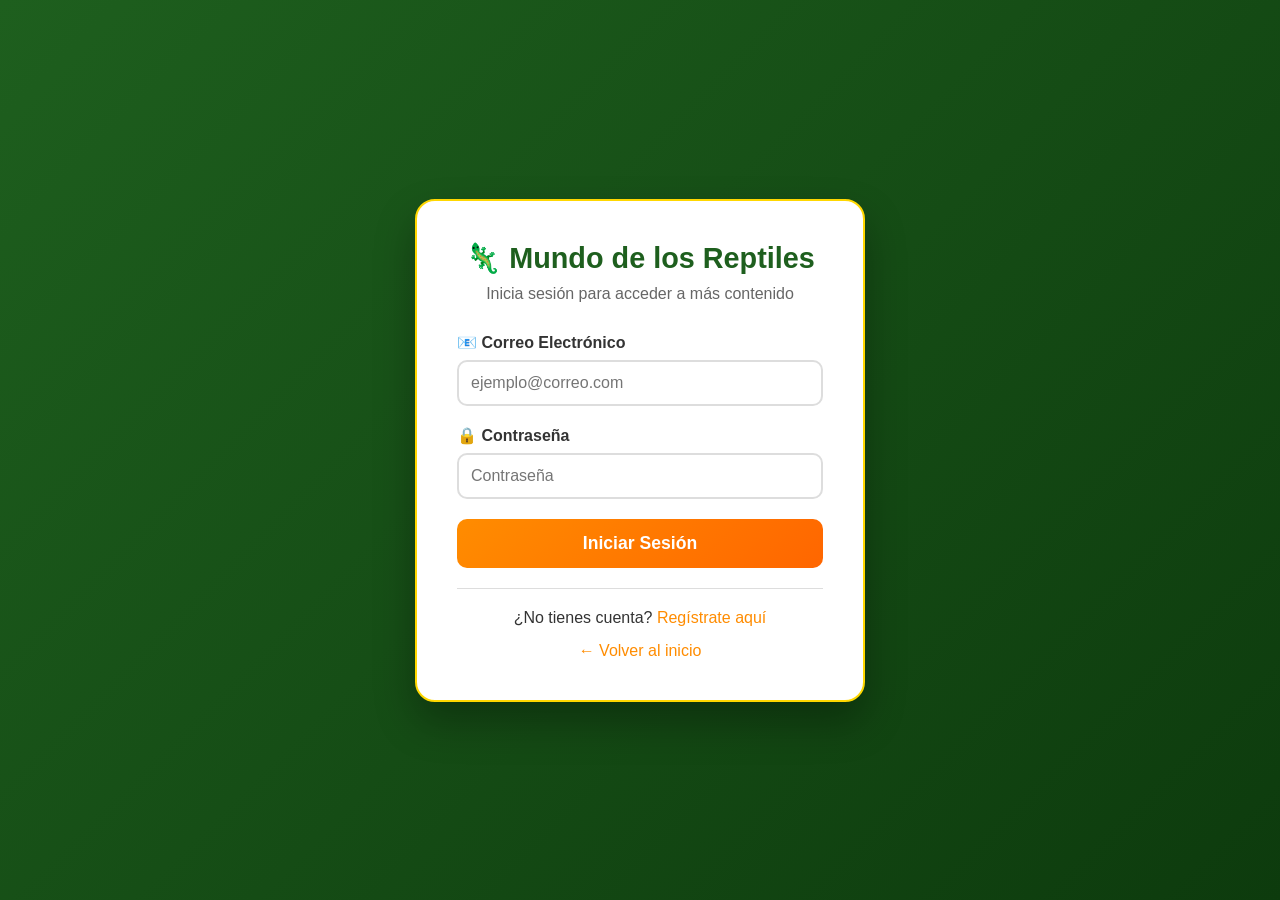
<file: login.html>
<!DOCTYPE html>
<html lang="es">
<head>
    <meta charset="UTF-8">
    <meta name="viewport" content="width=device-width, initial-scale=1.0">
    <title>Login - Mundo de los Reptiles</title>
    <link rel="stylesheet" href="css/styles.css">
    <style>
        .auth-container {
            min-height: 100vh;
            display: flex;
            justify-content: center;
            align-items: center;
            background: linear-gradient(135deg, #1e5f1e 0%, #0d3b0d 100%);
            padding: 20px;
        }
        
        .auth-card {
            background: white;
            border-radius: 20px;
            padding: 40px;
            max-width: 450px;
            width: 100%;
            box-shadow: 0 20px 40px rgba(0,0,0,0.3);
            border: 2px solid #ffd700;
        }
        
        .auth-header {
            text-align: center;
            margin-bottom: 30px;
        }
        
        .auth-header h1 {
            color: #1e5f1e;
            font-size: 1.8rem;
            margin-bottom: 10px;
        }
        
        .auth-header p {
            color: #666;
        }
        
        .form-group {
            margin-bottom: 20px;
        }
        
        .form-group label {
            display: block;
            margin-bottom: 8px;
            font-weight: bold;
            color: #333;
        }
        
        .form-group input {
            width: 100%;
            padding: 12px;
            border: 2px solid #ddd;
            border-radius: 10px;
            font-size: 1rem;
            transition: border-color 0.3s;
        }
        
        .form-group input:focus {
            outline: none;
            border-color: #ff8c00;
        }
        
        .btn-login {
            width: 100%;
            padding: 14px;
            background: linear-gradient(135deg, #ff8c00, #ff6600);
            color: white;
            border: none;
            border-radius: 10px;
            font-size: 1.1rem;
            font-weight: bold;
            cursor: pointer;
            transition: transform 0.3s;
        }
        
        .btn-login:hover {
            transform: scale(1.02);
        }
        
        .error-message {
            background: #ff4444;
            color: white;
            padding: 10px;
            border-radius: 8px;
            margin-bottom: 20px;
            text-align: center;
            display: none;
        }
        
        .success-message {
            background: #44aa44;
            color: white;
            padding: 10px;
            border-radius: 8px;
            margin-bottom: 20px;
            text-align: center;
            display: none;
        }
        
        .auth-footer {
            text-align: center;
            margin-top: 20px;
            padding-top: 20px;
            border-top: 1px solid #ddd;
        }
        
        .auth-footer a {
            color: #ff8c00;
            text-decoration: none;
        }
        
        .auth-footer a:hover {
            text-decoration: underline;
        }
        
        .back-home {
            display: inline-block;
            margin-top: 15px;
            color: #666;
        }
    </style>
</head>
<body>
    <div class="auth-container">
        <div class="auth-card">
            <div class="auth-header">
                <h1>🦎 Mundo de los Reptiles</h1>
                <p>Inicia sesión para acceder a más contenido</p>
            </div>
            
            <div id="errorMessage" class="error-message"></div>
            <div id="successMessage" class="success-message"></div>
            
            <form id="loginForm">
                <div class="form-group">
                    <label>📧 Correo Electrónico</label>
                    <input type="email" id="email" required placeholder="ejemplo@correo.com">
                </div>
                
                <div class="form-group">
                    <label>🔒 Contraseña</label>
                    <input type="password" id="password" required placeholder="Contraseña">
                </div>
                
                <button type="submit" class="btn-login">Iniciar Sesión</button>
            </form>
            
            <div class="auth-footer">
                <p>¿No tienes cuenta? <a href="register.html">Regístrate aquí</a></p>
                <a href="index.html" class="back-home">← Volver al inicio</a>
            </div>
        </div>
    </div>
    
    <script>
        const loginForm = document.getElementById('loginForm');
        const errorDiv = document.getElementById('errorMessage');
        const successDiv = document.getElementById('successMessage');
        
        loginForm.addEventListener('submit', async (e) => {
            e.preventDefault();
            
            const email = document.getElementById('email').value;
            const password = document.getElementById('password').value;
            
            errorDiv.style.display = 'none';
            successDiv.style.display = 'none';
            
            if (!email || !password) {
                errorDiv.textContent = '❌ Por favor, completa todos los campos';
                errorDiv.style.display = 'block';
                return;
            }
            
            try {
                const response = await fetch('api/auth_api.php?action=login', {
                    method: 'POST',
                    headers: {
                        'Content-Type': 'application/json'
                    },
                    body: JSON.stringify({ email, password })
                });
                
                const result = await response.json();
                
                if (result.success) {
                    localStorage.setItem('token', result.token);
                    localStorage.setItem('user', JSON.stringify(result.user));
                    
                    successDiv.textContent = '✅ ¡Login exitoso! Redirigiendo...';
                    successDiv.style.display = 'block';
                    
                    setTimeout(() => {
                        window.location.href = 'index.html';
                    }, 1000);
                } else {
                    errorDiv.textContent = '❌ ' + result.error;
                    errorDiv.style.display = 'block';
                }
            } catch (error) {
                errorDiv.textContent = '❌ Error de conexión: ' + error.message;
                errorDiv.style.display = 'block';
            }
        });
    </script>
</body>
</html>
</file>
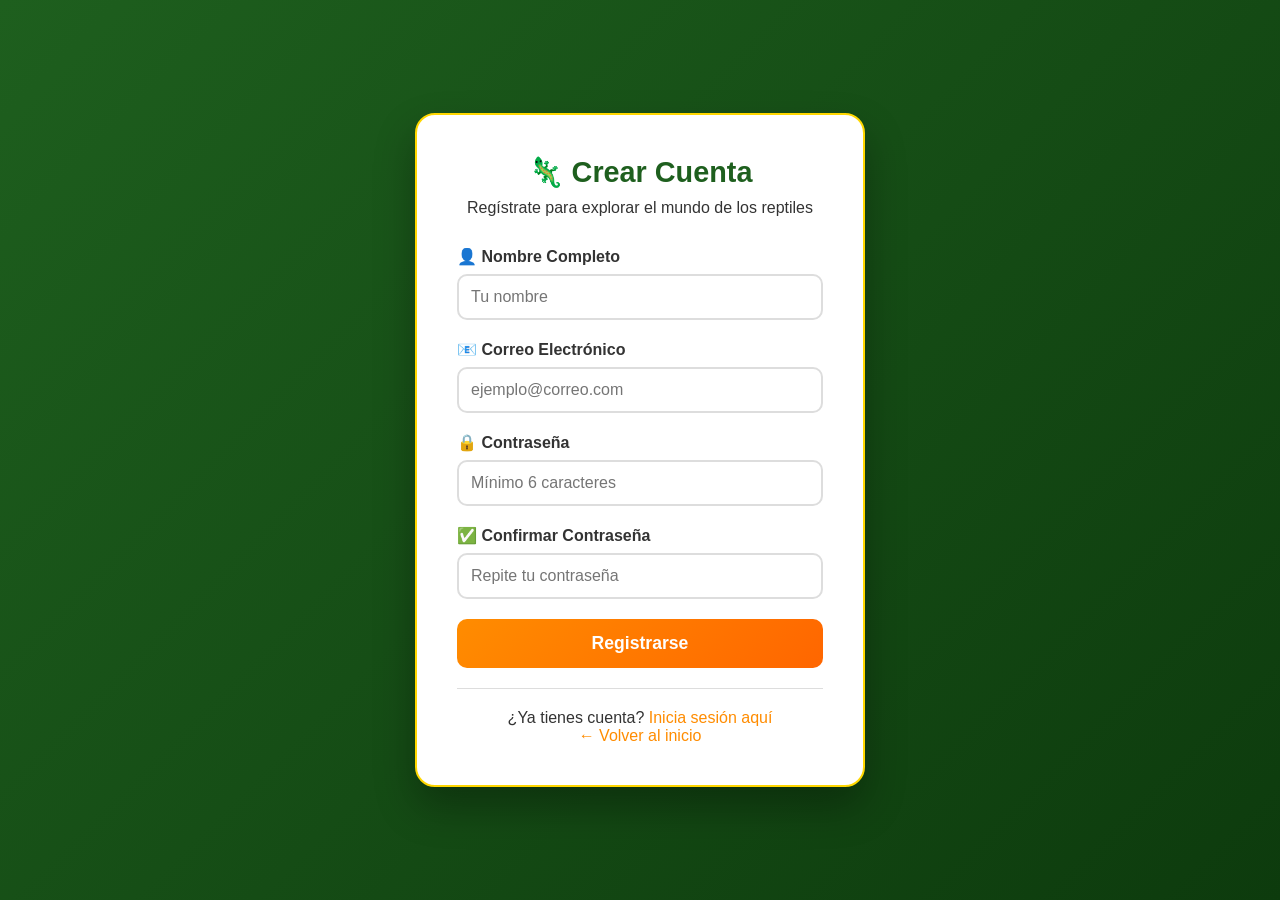
<file: register.html>
<!DOCTYPE html>
<html lang="es">
<head>
    <meta charset="UTF-8">
    <meta name="viewport" content="width=device-width, initial-scale=1.0">
    <title>Registro - Mundo de los Reptiles</title>
    <link rel="stylesheet" href="css/styles.css">
    <style>
        .auth-container {
            min-height: 100vh;
            display: flex;
            justify-content: center;
            align-items: center;
            background: linear-gradient(135deg, #1e5f1e 0%, #0d3b0d 100%);
            padding: 20px;
        }
        
        .auth-card {
            background: white;
            border-radius: 20px;
            padding: 40px;
            max-width: 450px;
            width: 100%;
            box-shadow: 0 20px 40px rgba(0,0,0,0.3);
            border: 2px solid #ffd700;
        }
        
        .auth-header {
            text-align: center;
            margin-bottom: 30px;
        }
        
        .auth-header h1 {
            color: #1e5f1e;
            font-size: 1.8rem;
            margin-bottom: 10px;
        }
        
        .form-group {
            margin-bottom: 20px;
        }
        
        .form-group label {
            display: block;
            margin-bottom: 8px;
            font-weight: bold;
            color: #333;
        }
        
        .form-group input {
            width: 100%;
            padding: 12px;
            border: 2px solid #ddd;
            border-radius: 10px;
            font-size: 1rem;
        }
        
        .form-group input:focus {
            outline: none;
            border-color: #ff8c00;
        }
        
        .btn-register {
            width: 100%;
            padding: 14px;
            background: linear-gradient(135deg, #ff8c00, #ff6600);
            color: white;
            border: none;
            border-radius: 10px;
            font-size: 1.1rem;
            font-weight: bold;
            cursor: pointer;
        }
        
        .btn-register:hover {
            transform: scale(1.02);
        }
        
        .error-message {
            background: #ff4444;
            color: white;
            padding: 10px;
            border-radius: 8px;
            margin-bottom: 20px;
            display: none;
        }
        
        .success-message {
            background: #44aa44;
            color: white;
            padding: 10px;
            border-radius: 8px;
            margin-bottom: 20px;
            display: none;
        }
        
        .auth-footer {
            text-align: center;
            margin-top: 20px;
            padding-top: 20px;
            border-top: 1px solid #ddd;
        }
        
        .auth-footer a {
            color: #ff8c00;
            text-decoration: none;
        }
    </style>
</head>
<body>
    <div class="auth-container">
        <div class="auth-card">
            <div class="auth-header">
                <h1>🦎 Crear Cuenta</h1>
                <p>Regístrate para explorar el mundo de los reptiles</p>
            </div>
            
            <div id="errorMessage" class="error-message"></div>
            <div id="successMessage" class="success-message"></div>
            
            <form id="registerForm">
                <div class="form-group">
                    <label>👤 Nombre Completo</label>
                    <input type="text" id="nombre" required placeholder="Tu nombre">
                </div>
                
                <div class="form-group">
                    <label>📧 Correo Electrónico</label>
                    <input type="email" id="email" required placeholder="ejemplo@correo.com">
                </div>
                
                <div class="form-group">
                    <label>🔒 Contraseña</label>
                    <input type="password" id="password" required placeholder="Mínimo 6 caracteres">
                </div>
                
                <div class="form-group">
                    <label>✅ Confirmar Contraseña</label>
                    <input type="password" id="confirmPassword" required placeholder="Repite tu contraseña">
                </div>
                
                <button type="submit" class="btn-register">Registrarse</button>
            </form>
            
            <div class="auth-footer">
                <p>¿Ya tienes cuenta? <a href="login.html">Inicia sesión aquí</a></p>
                <a href="index.html">← Volver al inicio</a>
            </div>
        </div>
    </div>
    
    <script>
        const registerForm = document.getElementById('registerForm');
        const errorDiv = document.getElementById('errorMessage');
        const successDiv = document.getElementById('successMessage');
        
        registerForm.addEventListener('submit', async (e) => {
            e.preventDefault();
            
            const nombre = document.getElementById('nombre').value;
            const email = document.getElementById('email').value;
            const password = document.getElementById('password').value;
            const confirmPassword = document.getElementById('confirmPassword').value;
            
            errorDiv.style.display = 'none';
            successDiv.style.display = 'none';
            
            if (!nombre || !email || !password) {
                errorDiv.textContent = '❌ Por favor, completa todos los campos';
                errorDiv.style.display = 'block';
                return;
            }
            
            if (password !== confirmPassword) {
                errorDiv.textContent = '❌ Las contraseñas no coinciden';
                errorDiv.style.display = 'block';
                return;
            }
            
            if (password.length < 6) {
                errorDiv.textContent = '❌ La contraseña debe tener al menos 6 caracteres';
                errorDiv.style.display = 'block';
                return;
            }
            
            try {
                const response = await fetch('api/auth_api.php?action=register', {
                    method: 'POST',
                    headers: {
                        'Content-Type': 'application/json'
                    },
                    body: JSON.stringify({ nombre, email, password })
                });
                
                const result = await response.json();
                
                if (result.success) {
                    successDiv.textContent = '✅ ¡Registro exitoso! Redirigiendo al login...';
                    successDiv.style.display = 'block';
                    
                    setTimeout(() => {
                        window.location.href = 'login.html';
                    }, 1500);
                } else {
                    errorDiv.textContent = '❌ ' + result.error;
                    errorDiv.style.display = 'block';
                }
            } catch (error) {
                errorDiv.textContent = '❌ Error de conexión: ' + error.message;
                errorDiv.style.display = 'block';
            }
        });
    </script>
</body>
</html>
</file>
<file: css/styles.css>
* {
    margin: 0;
    padding: 0;
    box-sizing: border-box;
}

body {
    font-family: 'Segoe UI', Tahoma, Geneva, Verdana, sans-serif;
    background: linear-gradient(135deg, #1e5f1e 0%, #0d3b0d 100%);
    color: #333;
    min-height: 100vh;
}

/* ============================================
   HEADER CON LOGIN A LA DERECHA
   ============================================ */

header {
    background: linear-gradient(135deg, #1e3c1a 0%, #0d5e0d 100%);
    color: white;
    box-shadow: 0 4px 15px rgba(0,0,0,0.3);
    border-bottom: 3px solid #ffd700;
}

.header-top {
    display: flex;
    justify-content: space-between;
    align-items: center;
    padding: 15px 30px;
    flex-wrap: wrap;
    position: relative;
}

.logo-title {
    flex: 1;
    text-align: center;
}

.logo-title h1 {
    margin: 0;
    font-size: 1.8rem;
    text-shadow: 2px 2px 4px rgba(0,0,0,0.3);
}

.user-area {
    display: flex;
    flex-direction: column;
    align-items: flex-end;
    gap: 5px;
    min-width: 120px;
}

.btn-login-top {
    padding: 8px 20px;
    background: linear-gradient(135deg, #ff8c00, #ff6600);
    color: white;
    border: none;
    border-radius: 25px;
    cursor: pointer;
    font-size: 0.9rem;
    font-weight: bold;
    transition: all 0.3s;
}

.btn-login-top:hover {
    transform: scale(1.05);
    box-shadow: 0 4px 12px rgba(0,0,0,0.3);
}

.user-info-top {
    background: rgba(255, 215, 0, 0.2);
    padding: 5px 15px;
    border-radius: 20px;
    font-size: 0.85rem;
    color: #ffd700;
    text-align: center;
}

.user-info-top span {
    font-weight: bold;
}

#userName::before {
    content: "👤 ";
}

.main-nav {
    display: flex;
    justify-content: center;
    flex-wrap: wrap;
    gap: 8px;
    padding: 10px 20px;
    background: rgba(0,0,0,0.2);
    border-top: 1px solid rgba(255,215,0,0.3);
}

.main-nav button {
    padding: 10px 20px;
    background: linear-gradient(135deg, #ff8c00, #ff6600);
    color: white;
    border: none;
    cursor: pointer;
    border-radius: 25px;
    font-size: 0.9rem;
    font-weight: bold;
    transition: all 0.3s;
}

.main-nav button:hover {
    transform: translateY(-2px);
    box-shadow: 0 4px 12px rgba(0,0,0,0.3);
}

/* ============================================
   MAIN Y SECCIONES
   ============================================ */

main {
    padding: 30px;
    max-width: 1400px;
    margin: 0 auto;
}

section {
    display: none;
    animation: fadeIn 0.5s ease-in;
}

section.active {
    display: block;
}

@keyframes fadeIn {
    from {
        opacity: 0;
        transform: translateY(20px);
    }
    to {
        opacity: 1;
        transform: translateY(0);
    }
}

section h2 {
    text-align: center;
    color: #ffd700;
    font-size: 2rem;
    margin-bottom: 30px;
    text-shadow: 2px 2px 4px rgba(0,0,0,0.5);
}

/* ============================================
   SECCIÓN HERO
   ============================================ */

.hero {
    text-align: center;
    background: rgba(0,0,0,0.6);
    border-radius: 20px;
    padding: 30px;
    backdrop-filter: blur(5px);
    border: 2px solid #ffd700;
}

.hero img {
    width: 100%;
    max-width: 800px;
    border-radius: 20px;
    box-shadow: 0 10px 30px rgba(0,0,0,0.4);
    border: 3px solid #ffd700;
    height: auto;
    object-fit: cover;
}

.hero h2 {
    margin: 20px 0;
    color: #ffd700;
}

.hero p {
    color: white;
    font-size: 1.2rem;
    margin-bottom: 20px;
}

.hero button {
    padding: 15px 30px;
    background: linear-gradient(135deg, #ff8c00, #ff6600);
    color: white;
    border: none;
    cursor: pointer;
    border-radius: 50px;
    font-size: 1.2em;
    font-weight: bold;
    transition: transform 0.3s;
}

.hero button:hover {
    transform: scale(1.05);
}

/* ============================================
   TARJETAS
   ============================================ */

.categories, .curiosity-cards {
    display: flex;
    flex-wrap: wrap;
    justify-content: center;
    gap: 25px;
}

.card {
    background: rgba(255,255,255,0.95);
    border-radius: 15px;
    box-shadow: 0 8px 20px rgba(0,0,0,0.3);
    margin: 10px;
    padding: 20px;
    text-align: center;
    cursor: pointer;
    width: 250px;
    transition: transform 0.3s, box-shadow 0.3s;
    border: 2px solid #ffd700;
}

.card:hover {
    transform: translateY(-8px);
    box-shadow: 0 15px 35px rgba(0,0,0,0.4);
}

.card img {
    width: 100%;
    height: 160px;
    object-fit: cover;
    border-radius: 10px;
    margin-top: 10px;
}

.card h3 {
    margin: 10px 0;
    color: #1e5f1e;
    font-size: 1.3rem;
}

.card p {
    font-size: 1rem;
    color: #555;
    margin: 5px 0;
}

.info-panel {
    margin-top: 20px;
    padding: 25px;
    background: rgba(255,255,255,0.95);
    border-radius: 15px;
    box-shadow: 0 8px 20px rgba(0,0,0,0.3);
    border-left: 8px solid #ff8c00;
}

/* ============================================
   MAPA
   ============================================ */

.map {
    display: flex;
    justify-content: center;
    flex-wrap: wrap;
    gap: 20px;
}

.continent {
    background: linear-gradient(135deg, #8FBC8F 0%, #2d5a2d 100%);
    padding: 20px 35px;
    border-radius: 50px;
    cursor: pointer;
    margin: 10px;
    color: white;
    font-weight: bold;
    font-size: 1.2rem;
    transition: transform 0.3s, box-shadow 0.3s;
    border: 2px solid #ffd700;
}

.continent:hover {
    transform: scale(1.08);
    box-shadow: 0 8px 20px rgba(0,0,0,0.3);
}

.reptiles-list {
    margin-top: 20px;
    padding: 25px;
    background: rgba(255,255,255,0.95);
    border-radius: 15px;
    box-shadow: 0 8px 20px rgba(0,0,0,0.3);
}

.reptiles-list ul {
    margin-left: 30px;
    margin-top: 15px;
}

.reptiles-list li {
    margin: 10px 0;
    font-size: 1.1rem;
}

/* ============================================
   GALERÍA
   ============================================ */

.gallery {
    display: flex;
    flex-wrap: wrap;
    justify-content: center;
    gap: 25px;
}

.gallery-item {
    position: relative;
    margin: 10px;
    width: 300px;
    overflow: hidden;
    border-radius: 15px;
    cursor: pointer;
    box-shadow: 0 5px 15px rgba(0,0,0,0.3);
}

.gallery-item img {
    width: 100%;
    height: 220px;
    object-fit: cover;
    transition: transform 0.4s;
    border-radius: 15px;
}

.gallery-item:hover img {
    transform: scale(1.15);
}

.overlay {
    position: absolute;
    bottom: 0;
    background: linear-gradient(transparent, rgba(0,0,0,0.9));
    color: white;
    width: 100%;
    text-align: center;
    padding: 20px;
    box-sizing: border-box;
    border-radius: 0 0 15px 15px;
    opacity: 0;
    transition: opacity 0.3s;
    font-weight: bold;
    font-size: 1rem;
}

.gallery-item:hover .overlay {
    opacity: 1;
}

/* ============================================
   INTERACCIÓN
   ============================================ */

#interaction {
    text-align: center;
}

.game-section {
    margin-bottom: 40px;
    padding: 20px;
    background: rgba(0,0,0,0.3);
    border-radius: 20px;
}

.game-title {
    color: #ffd700;
    font-size: 1.5rem;
    margin-bottom: 20px;
    text-align: center;
}

.quiz-title {
    color: #ff8c00;
    font-size: 1.5rem;
    margin-bottom: 20px;
    text-align: center;
    text-shadow: 1px 1px 2px rgba(0,0,0,0.5);
    background: rgba(0,0,0,0.5);
    display: inline-block;
    padding: 8px 20px;
    border-radius: 30px;
    width: auto;
    margin-left: auto;
    margin-right: auto;
}

#interaction h3 {
    color: #ff8c00;
    font-size: 1.5rem;
    margin: 20px 0;
    text-align: center;
}

.interaction-btn {
    padding: 12px 28px;
    background: linear-gradient(135deg, #ff8c00, #ff6600);
    color: white;
    border: none;
    cursor: pointer;
    border-radius: 25px;
    margin: 10px;
    font-size: 1rem;
    font-weight: bold;
    transition: transform 0.3s;
}

.interaction-btn:hover {
    transform: scale(1.05);
}

#danger-result, #quiz-result {
    margin-top: 20px;
    padding: 20px;
    background: rgba(255,255,255,0.95);
    border-radius: 15px;
    box-shadow: 0 8px 20px rgba(0,0,0,0.3);
    max-width: 600px;
    margin-left: auto;
    margin-right: auto;
}

/* ============================================
   QUIZ
   ============================================ */

.quiz-container {
    background: linear-gradient(135deg, #1a3a1a 0%, #0d2b0d 100%);
    border-radius: 20px;
    padding: 25px;
    margin: 20px auto;
    max-width: 500px;
    border: 2px solid #ffd700;
    box-shadow: 0 10px 30px rgba(0,0,0,0.3);
}

.quiz-progress {
    background: rgba(255,255,255,0.2);
    border-radius: 10px;
    height: 10px;
    margin-bottom: 20px;
    overflow: hidden;
}

.progress-bar {
    background: linear-gradient(90deg, #ffd700, #ff8c00);
    height: 100%;
    width: 0%;
    transition: width 0.5s ease;
    border-radius: 10px;
}

.quiz-question {
    text-align: center;
    margin: 20px 0;
}

.question-text {
    font-size: 1.4rem;
    color: white;
    margin-bottom: 25px;
    font-weight: bold;
}

.quiz-options {
    display: flex;
    justify-content: center;
    gap: 20px;
    flex-wrap: wrap;
}

.quiz-option {
    padding: 12px 30px;
    font-size: 1.1rem;
    background: linear-gradient(135deg, #ff8c00, #ff6600);
    color: white;
    border: none;
    border-radius: 50px;
    cursor: pointer;
    transition: transform 0.3s;
    font-weight: bold;
}

.quiz-option:hover {
    transform: scale(1.05);
}

.quiz-info {
    text-align: center;
    margin-top: 20px;
    color: #ffd700;
    font-size: 0.9rem;
}

.quiz-resultado {
    background: linear-gradient(135deg, #1a3a1a 0%, #0d2b0d 100%);
    border-radius: 20px;
    padding: 25px;
    margin: 20px auto;
    max-width: 500px;
    border: 2px solid #ffd700;
    text-align: center;
}

.resultado-header {
    display: flex;
    justify-content: center;
    align-items: center;
    gap: 15px;
    margin-bottom: 20px;
}

.resultado-icono {
    font-size: 3rem;
}

.resultado-header h3 {
    color: #ffd700;
    font-size: 1.8rem;
    margin: 0;
}

.resultado-descripcion {
    background: rgba(0,0,0,0.5);
    padding: 15px;
    border-radius: 15px;
    margin: 15px 0;
    color: white;
}

.resultado-caracteristicas {
    text-align: left;
    background: rgba(255,255,255,0.1);
    padding: 15px;
    border-radius: 15px;
    margin: 15px 0;
}

.resultado-caracteristicas h4 {
    color: #ffd700;
    margin-bottom: 10px;
}

.resultado-caracteristicas ul {
    list-style: none;
    padding-left: 0;
}

.resultado-caracteristicas li {
    color: white;
    padding: 5px 0;
}

.resultado-nivel {
    background: rgba(0,0,0,0.5);
    padding: 10px;
    border-radius: 10px;
    margin: 15px 0;
    color: #ffd700;
}

.reiniciar-quiz-btn {
    padding: 12px 25px;
    background: linear-gradient(135deg, #ff8c00, #ff6600);
    color: white;
    border: none;
    border-radius: 50px;
    cursor: pointer;
    font-size: 1rem;
    font-weight: bold;
    margin-top: 15px;
    transition: transform 0.3s;
}

.reiniciar-quiz-btn:hover {
    transform: scale(1.05);
}

/* ============================================
   BASE DE DATOS SQL
   ============================================ */

.database-container {
    background: rgba(0,0,0,0.7);
    border-radius: 20px;
    padding: 25px;
    backdrop-filter: blur(8px);
    border: 2px solid #ffd700;
}

.sql-panel {
    margin-bottom: 30px;
}

.sql-controls {
    display: flex;
    flex-wrap: wrap;
    gap: 12px;
    margin-bottom: 20px;
}

.sql-btn {
    background: linear-gradient(135deg, #2c5a2c 0%, #1a3d1a 100%);
    color: white;
    border: 1px solid #ffd700;
    padding: 10px 20px;
    border-radius: 25px;
    cursor: pointer;
    font-size: 0.95rem;
    transition: all 0.3s;
}

.sql-btn:hover {
    transform: translateY(-2px);
    background: linear-gradient(135deg, #3a6e3a 0%, #2a4d2a 100%);
}

.query-editor {
    background: rgba(30,30,30,0.95);
    padding: 20px;
    border-radius: 15px;
    margin: 20px 0;
    border-left: 4px solid #ffd700;
}

.query-editor h3 {
    color: #ffd700;
    margin-bottom: 15px;
}

.sql-textarea {
    width: 100%;
    padding: 12px;
    background: #1e1e1e;
    color: #00ff00;
    border: 1px solid #ffd700;
    border-radius: 8px;
    font-family: 'Courier New', monospace;
    font-size: 14px;
    resize: vertical;
}

.query-buttons {
    margin-top: 15px;
    display: flex;
    gap: 10px;
}

.execute-btn, .examples-btn {
    padding: 10px 20px;
    border: none;
    border-radius: 8px;
    cursor: pointer;
    font-weight: bold;
    transition: all 0.3s;
}

.execute-btn {
    background: linear-gradient(135deg, #00aa00 0%, #008800 100%);
    color: white;
}

.execute-btn:hover {
    background: linear-gradient(135deg, #00cc00 0%, #00aa00 100%);
}

.examples-btn {
    background: linear-gradient(135deg, #ff8c00 0%, #ff6600 100%);
    color: white;
}

.query-examples {
    margin-top: 20px;
    padding: 15px;
    background: rgba(0,0,0,0.5);
    border-radius: 10px;
}

.query-examples ul {
    list-style: none;
    padding: 0;
}

.query-examples li {
    padding: 8px;
    margin: 5px 0;
    background: rgba(255,255,255,0.1);
    border-radius: 5px;
    cursor: pointer;
    font-family: monospace;
    font-size: 12px;
    transition: background 0.3s;
}

.query-examples li:hover {
    background: rgba(255,215,0,0.3);
}

.sql-results {
    background: rgba(255,255,255,0.95);
    border-radius: 15px;
    padding: 20px;
    margin-top: 20px;
    overflow-x: auto;
}

.results-header {
    display: flex;
    justify-content: space-between;
    align-items: center;
    margin-bottom: 15px;
    padding-bottom: 10px;
    border-bottom: 2px solid #ffd700;
}

.results-header h3 {
    color: #1e5f1e;
    margin: 0;
}

.result-count {
    background: #ffd700;
    color: #1e5f1e;
    padding: 5px 12px;
    border-radius: 20px;
    font-weight: bold;
}

.results-table {
    overflow-x: auto;
}

.results-table table {
    width: 100%;
    border-collapse: collapse;
    font-size: 13px;
}

.results-table th {
    background: linear-gradient(135deg, #1e5f1e 0%, #0d3b0d 100%);
    color: white;
    padding: 12px 8px;
    text-align: left;
}

.results-table td {
    padding: 10px 8px;
    border-bottom: 1px solid #ddd;
    color: #333;
}

.results-table tr:hover {
    background: #f5f5f5;
}

.db-info {
    margin-top: 25px;
}

.db-info details {
    background: rgba(0,0,0,0.5);
    border-radius: 10px;
    padding: 15px;
}

.db-info summary {
    color: #ffd700;
    font-weight: bold;
    cursor: pointer;
    font-size: 1.1rem;
}

.db-schema {
    margin-top: 15px;
    color: #ddd;
}

.db-schema h4 {
    color: #ffd700;
    margin: 15px 0 10px 0;
}

.db-schema ul {
    margin-left: 20px;
}

.db-schema li {
    margin: 8px 0;
}

.loading {
    text-align: center;
    padding: 40px;
    font-size: 1.2rem;
    color: #ffd700;
}

.error {
    color: #ff4444;
    padding: 20px;
    text-align: center;
}

.no-results {
    text-align: center;
    padding: 40px;
    color: #666;
}

.query-info {
    margin-bottom: 15px;
    padding: 10px;
    background: #e8f5e9;
    border-radius: 8px;
    font-family: monospace;
}

/* ============================================
   ESTILOS PARA LA INFORMACIÓN MEJORADA
   ============================================ */

.info-card {
    background: white;
    border-radius: 20px;
    overflow: hidden;
    box-shadow: 0 5px 20px rgba(0,0,0,0.2);
}

.info-header {
    background: linear-gradient(135deg, #1e5f1e, #0d3b0d);
    color: white;
    padding: 20px;
    text-align: center;
    display: flex;
    justify-content: center;
    align-items: center;
    gap: 20px;
}

.info-icon {
    font-size: 3rem;
}

.info-header h2 {
    margin: 0;
    color: #ffd700;
    font-size: 2rem;
}

.info-section {
    padding: 20px;
    border-bottom: 1px solid #eee;
}

.info-section:last-child {
    border-bottom: none;
}

.info-section h3 {
    color: #1e5f1e;
    margin-bottom: 15px;
    font-size: 1.3rem;
}

.info-section ul {
    margin-left: 25px;
    line-height: 1.8;
}

.info-section li {
    margin: 8px 0;
}

.info-section p {
    line-height: 1.6;
    margin: 10px 0;
}

.examples-grid {
    display: grid;
    grid-template-columns: repeat(auto-fit, minmax(180px, 1fr));
    gap: 15px;
    margin-top: 15px;
}

.example-card {
    background: #f0f8f0;
    padding: 15px;
    border-radius: 12px;
    text-align: center;
    border-left: 4px solid #ff8c00;
    font-size: 0.9rem;
    line-height: 1.5;
}

.example-card strong {
    color: #1e5f1e;
    display: block;
    margin-bottom: 5px;
}

.warning {
    background: #fff3e0;
    border-left: 4px solid #ff6600;
}

.warning h3 {
    color: #ff6600;
}

/* ============================================
   FOOTER CENTRADO CON REDES SOCIALES
   ============================================ */

footer {
    background: linear-gradient(135deg, #1e3c1a 0%, #0d5e0d 100%);
    color: white;
    text-align: center;
    padding: 25px 20px;
    margin-top: 40px;
    border-top: 3px solid #ffd700;
}

.footer-content {
    max-width: 800px;
    margin: 0 auto;
    text-align: center;
}

.footer-info p {
    margin: 8px 0;
}

.footer-social {
    display: flex;
    justify-content: center;
    gap: 25px;
    margin-top: 15px;
}

.social-link {
    display: inline-flex;
    align-items: center;
    gap: 8px;
    padding: 8px 25px;
    background: rgba(255,255,255,0.1);
    color: #ffd700;
    text-decoration: none;
    border-radius: 30px;
    transition: all 0.3s;
    font-weight: bold;
}

.social-link:hover {
    background: rgba(255,215,0,0.3);
    transform: translateY(-2px);
    color: white;
}

/* ============================================
   RESPONSIVE
   ============================================ */

@media (max-width: 768px) {
    .header-top {
        flex-direction: column;
        gap: 10px;
        padding: 15px;
    }
    
    .user-area {
        align-items: center;
    }
    
    .logo-title h1 {
        font-size: 1.2rem;
        text-align: center;
    }
    
    .main-nav button {
        padding: 6px 12px;
        font-size: 0.75rem;
    }
    
    main {
        padding: 15px;
    }
    
    .card {
        width: 180px;
    }
    
    .card img {
        height: 120px;
    }
    
    .continent {
        padding: 12px 20px;
        font-size: 0.9rem;
    }
    
    .gallery-item {
        width: 250px;
    }
    
    .gallery-item img {
        height: 180px;
    }
    
    .question-text {
        font-size: 1.1rem;
    }
    
    .quiz-option {
        padding: 8px 20px;
        font-size: 0.9rem;
    }
    
    .info-header h2 {
        font-size: 1.3rem;
    }
    
    .info-icon {
        font-size: 2rem;
    }
    
    .info-section {
        padding: 15px;
    }
    
    .info-section h3 {
        font-size: 1.1rem;
    }
    
    .examples-grid {
        grid-template-columns: 1fr;
    }
    
    .footer-content {
        flex-direction: column;
        text-align: center;
    }
    
    .footer-info {
        text-align: center;
    }
    
    .footer-social {
        flex-direction: column;
        align-items: center;
        gap: 10px;
    }
    
    .social-link {
        width: 80%;
        justify-content: center;
    }
}
/* ============================================
   ESTILOS PARA API DE NOTICIAS
   ============================================ */

.api-container {
    background: rgba(0,0,0,0.7);
    border-radius: 20px;
    padding: 25px;
    backdrop-filter: blur(8px);
    border: 2px solid #ffd700;
}

.api-controls {
    display: flex;
    justify-content: center;
    gap: 20px;
    margin-bottom: 30px;
    flex-wrap: wrap;
}

.api-btn {
    padding: 12px 25px;
    background: linear-gradient(135deg, #ff8c00, #ff6600);
    color: white;
    border: none;
    border-radius: 25px;
    cursor: pointer;
    font-size: 1rem;
    font-weight: bold;
    transition: all 0.3s;
}

.api-btn:hover {
    transform: scale(1.05);
    box-shadow: 0 4px 12px rgba(0,0,0,0.3);
}

.api-select {
    padding: 12px 25px;
    background: #2c5a2c;
    color: white;
    border: 1px solid #ffd700;
    border-radius: 25px;
    cursor: pointer;
    font-size: 1rem;
    font-weight: bold;
}

.api-select:hover {
    background: #3a6e3a;
}

.noticias-grid {
    display: grid;
    grid-template-columns: repeat(auto-fill, minmax(350px, 1fr));
    gap: 25px;
}

.noticia-card {
    background: rgba(255,255,255,0.95);
    border-radius: 15px;
    overflow: hidden;
    transition: transform 0.3s, box-shadow 0.3s;
    border: 1px solid #ffd700;
}

.noticia-card:hover {
    transform: translateY(-5px);
    box-shadow: 0 10px 25px rgba(0,0,0,0.3);
}

.noticia-imagen {
    width: 100%;
    height: 180px;
    object-fit: cover;
}

.noticia-contenido {
    padding: 20px;
}

.noticia-titulo {
    font-size: 1.2rem;
    color: #1e5f1e;
    margin-bottom: 10px;
    font-weight: bold;
}

.noticia-titulo a {
    color: #1e5f1e;
    text-decoration: none;
}

.noticia-titulo a:hover {
    color: #ff8c00;
    text-decoration: underline;
}

.noticia-descripcion {
    color: #555;
    font-size: 0.9rem;
    line-height: 1.5;
    margin-bottom: 15px;
}

.noticia-fecha {
    color: #999;
    font-size: 0.8rem;
    display: flex;
    justify-content: space-between;
    align-items: center;
}

.noticia-fuente {
    background: #f0f0f0;
    padding: 3px 10px;
    border-radius: 15px;
    font-size: 0.75rem;
}

.loading-api {
    text-align: center;
    padding: 60px;
    color: #ffd700;
    font-size: 1.2rem;
    grid-column: 1 / -1;
}

.error-api {
    text-align: center;
    padding: 40px;
    color: #ff4444;
    background: rgba(255,255,255,0.9);
    border-radius: 15px;
    grid-column: 1 / -1;
}

@media (max-width: 768px) {
    .api-controls {
        flex-direction: column;
        align-items: center;
    }
    
    .api-btn, .api-select {
        width: 100%;
        max-width: 300px;
    }
    
    .noticias-grid {
        grid-template-columns: 1fr;
    }
}
</file>
